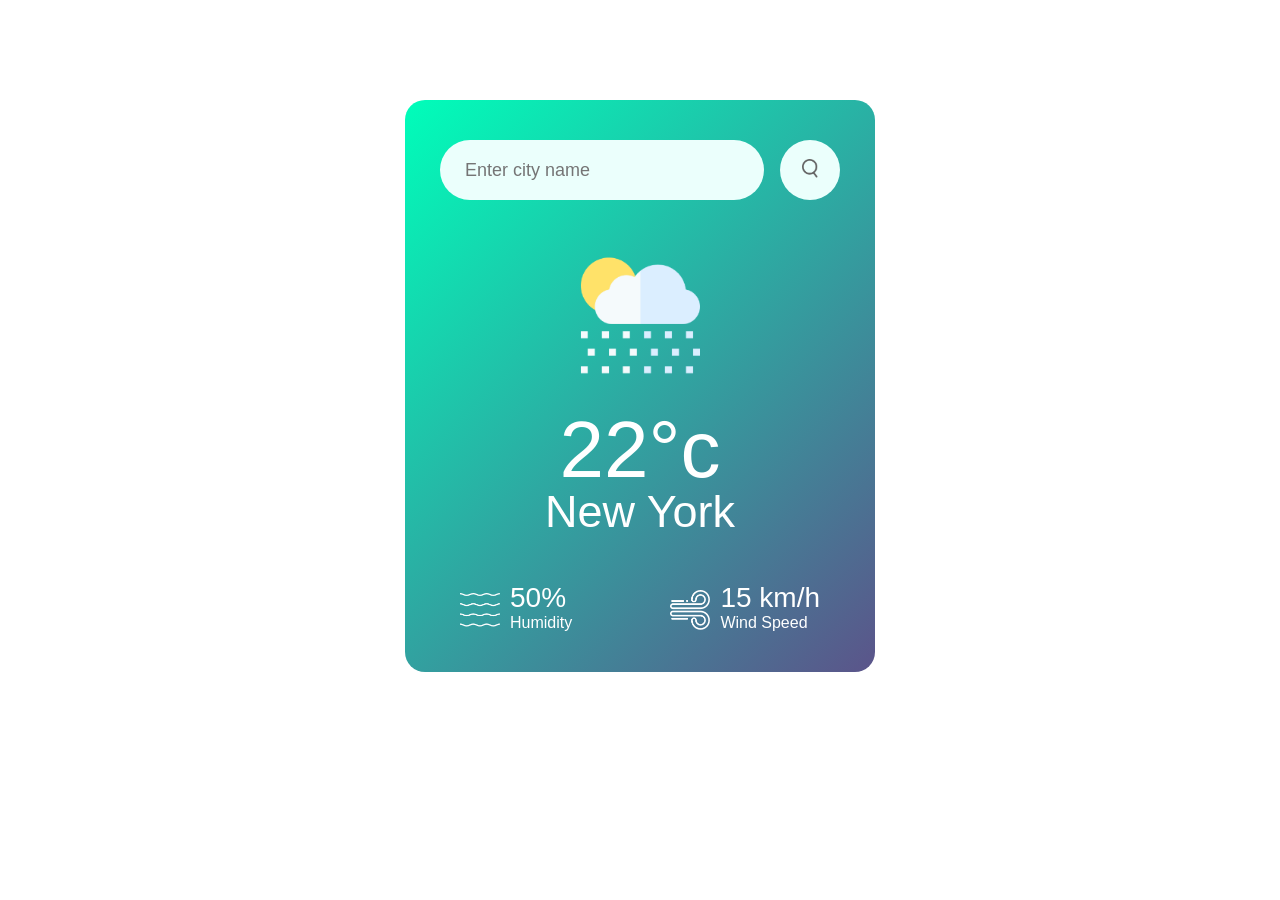
<file: index.html>
<!DOCTYPE html>
<html lang="en">
<head>
    <meta charset="UTF-8">
    <meta name="viewport" content="width=device-width, initial-scale=1.0">
    <title>weather api</title>
    <link rel="stylesheet" href="style.css">
    <script src="script.js"defr></script>
</head>
<body>
    <div class="card">
        <div class="search">
            <input class="input" type="text" placeholder="Enter city name" spellcheck="false">
            <button class="search-button"><img src="images/search.png" alt="search icon"></button>
        </div>
        <div class="weather">
            <img src="images/rain.png" alt="Rain" class="weather-icon">
            <h1 class="temp">22°c</h1>
            <h2 class="city">New York</h2>
            <div class="details">
                <div class="col">
                    <img  src="images/humidity.png" alt="humidity">
                    <div>
                        <p class="humidity">50%</p>
                        <p>Humidity</p>
                    </div>
                </div>
                <div class="col">
                    <img src="images/wind.png" alt="humidity">
                    <div>
                        <p class="wind">15 km/h</p>
                        <p>Wind Speed </p>
                    </div>
                </div>
            </div>
        </div>
    </div>
</body>
</html>
</file>
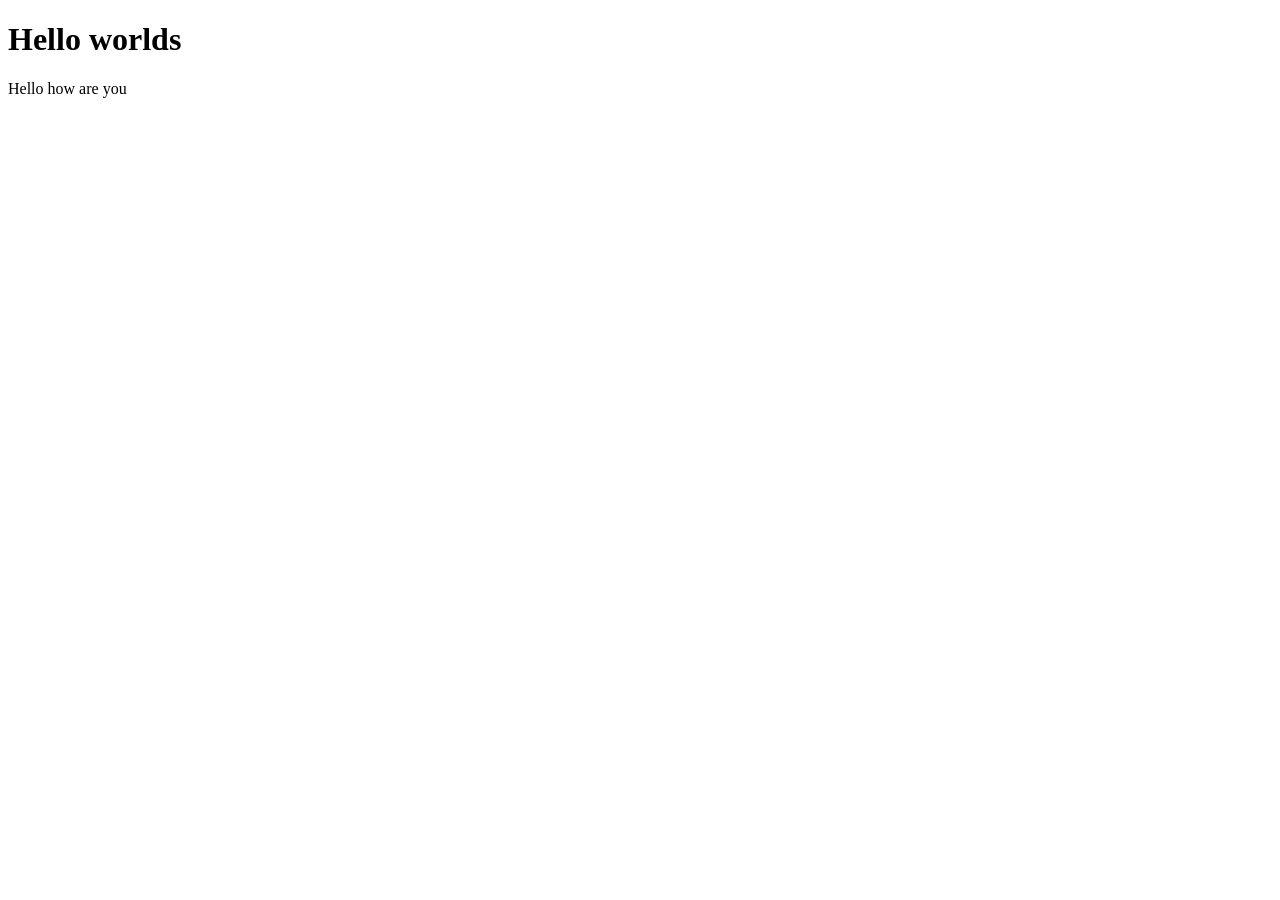
<file: Readgit.html>
<!DOCTYPE html>
<html lang="en">
<head>
    <meta charset="UTF-8">
    <meta name="viewport" content="width=device-width, initial-scale=1.0">
    <title>How to push file in github</title>
</head>
<body>
    <div><h1>Hello worlds</h1></div>
    <div>Hello how are you</div>
</body>
</html>
</file>
<file: style.css>
*{
    margin:0;
    padding: 0;
    font-family: 'Poppins', sans-serif;
    box-sizing: border-box;
}
.body{
    background: #222;
}
.card{
    width: 90%;
    max-width: 470px;
    background: linear-gradient(135deg,#00feba, #5b548a);
    color: #fff;
    margin: 100px auto 0;
    border-radius: 20px;
    padding: 40px 35px;

}
.search{
    width: 100%;
    display: flex;
    align-items: center;
    justify-content: space-between;
}
.search input{
    border: 0;
    outline: 0;
    background: #ebfffc;
    color: #555;
    padding: 10px 25px;
    height: 60px;
    border-radius: 30px;
    flex: 1;
    margin-right: 16px;
    font-size: 18px;
}
.search button{
    border: 0;
    outline: 0;
    background: #ebfffc;
    border-radius: 50%;
    width: 60px;
    height: 60px;
    cursor: pointer;
}
.search button img{
    width: 16px;
}
.weather{
    align-items: center;
    justify-content: center;
    text-align: center;
}

.weather-icon{
    width: 170px;
    margin-top: 30px;
}
.weather h1{
    font-size: 80px;
    font-weight: 500;
}
.weather h2{
    font-size: 45px;
    font-weight: 400;
    margin-top: -10px;
}
.details{
    display: flex;
    align-items: center;
    justify-content: space-between;
     padding: 0 20px;
    margin-top: 50px;
}
.col{
    display: flex;
    align-items: center;
    text-align: left;

}
.col img{
    width: 40px;
    margin-right: 10px;
}
.humidity, .wind{
    font-size: 28px;
    margin-top: -6px;

}
</file>
